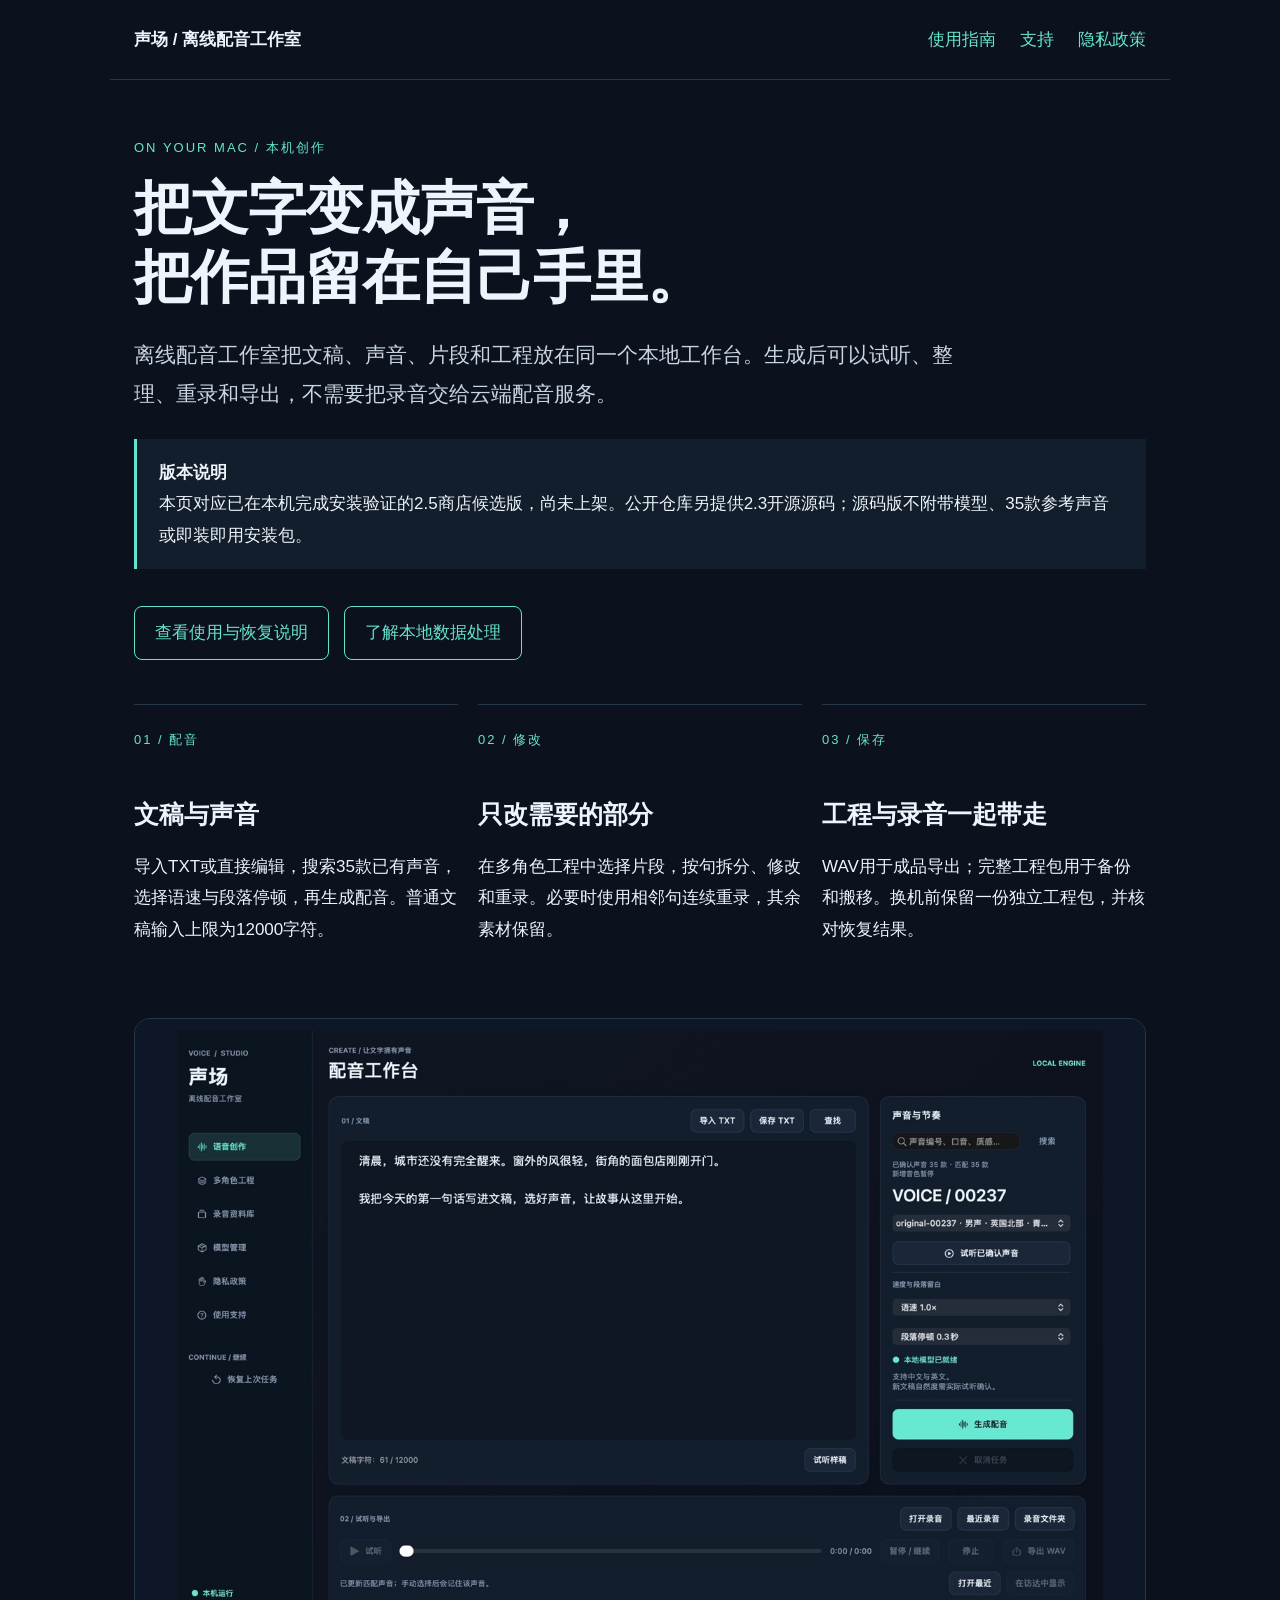
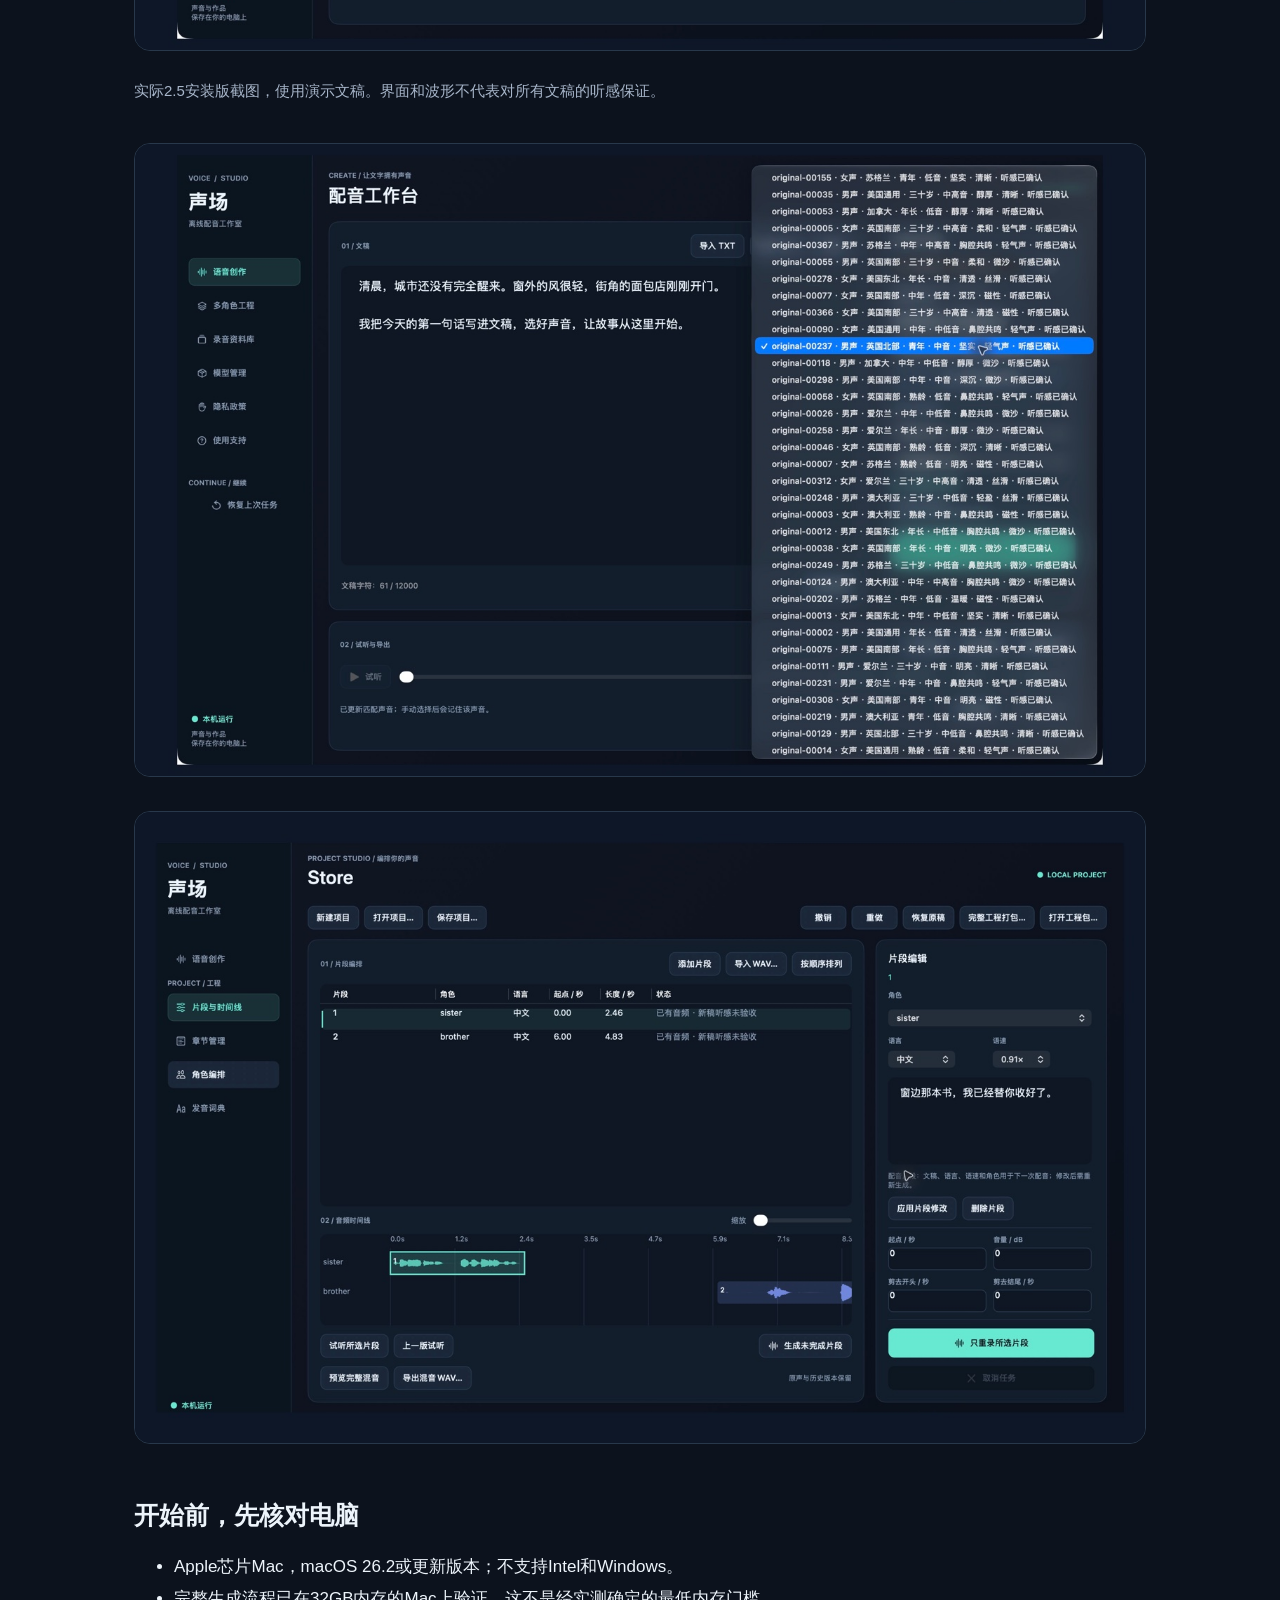
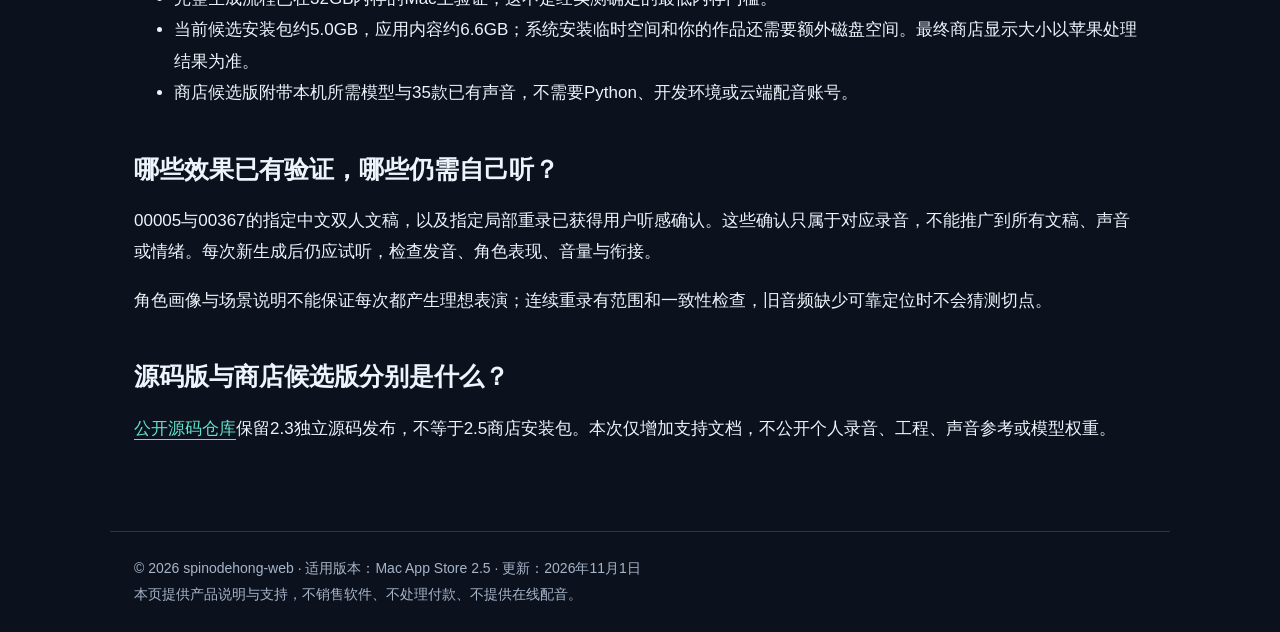
<file: docs/index.html>
<!doctype html>
<html lang="zh-CN"><head><meta charset="utf-8"><meta name="viewport" content="width=device-width,initial-scale=1"><meta name="description" content="本机配音、中文对白和局部重录的使用说明。"><meta name="color-scheme" content="dark"><title>使用指南 · 离线配音工作室</title><link rel="stylesheet" href="style.css"></head><body>
<header><a class="brand" href="index.html">声场 / 离线配音工作室</a><nav aria-label="主导航"><a href="index.html">使用指南</a><a href="support.html">支持</a><a href="privacy.html">隐私政策</a></nav></header>
<main>
<div class="eyebrow">ON YOUR MAC / 本机创作</div><h1>把文字变成声音，<br>把作品留在自己手里。</h1><p class="lead">离线配音工作室把文稿、声音、片段和工程放在同一个本地工作台。生成后可以试听、整理、重录和导出，不需要把录音交给云端配音服务。</p>
<div class="notice"><strong>版本说明</strong><br>本页对应已在本机完成安装验证的2.5商店候选版，尚未上架。公开仓库另提供2.3开源源码；源码版不附带模型、35款参考声音或即装即用安装包。</div>
<a class="button" href="support.html">查看使用与恢复说明</a><a class="button" href="privacy.html">了解本地数据处理</a>
<div class="steps"><article><span class="num">01 / 配音</span><h2>文稿与声音</h2><p>导入TXT或直接编辑，搜索35款已有声音，选择语速与段落停顿，再生成配音。普通文稿输入上限为12000字符。</p></article><article><span class="num">02 / 修改</span><h2>只改需要的部分</h2><p>在多角色工程中选择片段，按句拆分、修改和重录。必要时使用相邻句连续重录，其余素材保留。</p></article><article><span class="num">03 / 保存</span><h2>工程与录音一起带走</h2><p>WAV用于成品导出；完整工程包用于备份和搬移。换机前保留一份独立工程包，并核对恢复结果。</p></article></div>
<img class="shot" src="images/01-studio.jpg" alt="2.5实际语音创作界面，包含文稿、声音选择、语速、停顿和WAV导出"><p class="note">实际2.5安装版截图，使用演示文稿。界面和波形不代表对所有文稿的听感保证。</p>
<img class="shot" src="images/02-voices.jpg" alt="实际35款声音选择菜单"><img class="shot" src="images/03-project.jpg" alt="实际多角色演示工程中的片段、波形时间线与局部重录"><h2>开始前，先核对电脑</h2><ul><li>Apple芯片Mac，macOS 26.2或更新版本；不支持Intel和Windows。</li><li>完整生成流程已在32GB内存的Mac上验证，这不是经实测确定的最低内存门槛。</li><li>当前候选安装包约5.0GB，应用内容约6.6GB；系统安装临时空间和你的作品还需要额外磁盘空间。最终商店显示大小以苹果处理结果为准。</li><li>商店候选版附带本机所需模型与35款已有声音，不需要Python、开发环境或云端配音账号。</li></ul>
<h2>哪些效果已有验证，哪些仍需自己听？</h2><p>00005与00367的指定中文双人文稿，以及指定局部重录已获得用户听感确认。这些确认只属于对应录音，不能推广到所有文稿、声音或情绪。每次新生成后仍应试听，检查发音、角色表现、音量与衔接。</p><p>角色画像与场景说明不能保证每次都产生理想表演；连续重录有范围和一致性检查，旧音频缺少可靠定位时不会猜测切点。</p>
<h2>源码版与商店候选版分别是什么？</h2><p><a href="https://github.com/spinodehong-web/offline-voice-studio-open-source">公开源码仓库</a>保留2.3独立源码发布，不等于2.5商店安装包。本次仅增加支持文档，不公开个人录音、工程、声音参考或模型权重。</p></main><footer>© 2026 spinodehong-web · 适用版本：Mac App Store 2.5 · 更新：2026年11月1日<br>本页提供产品说明与支持，不销售软件、不处理付款、不提供在线配音。</footer></body></html>
</file>
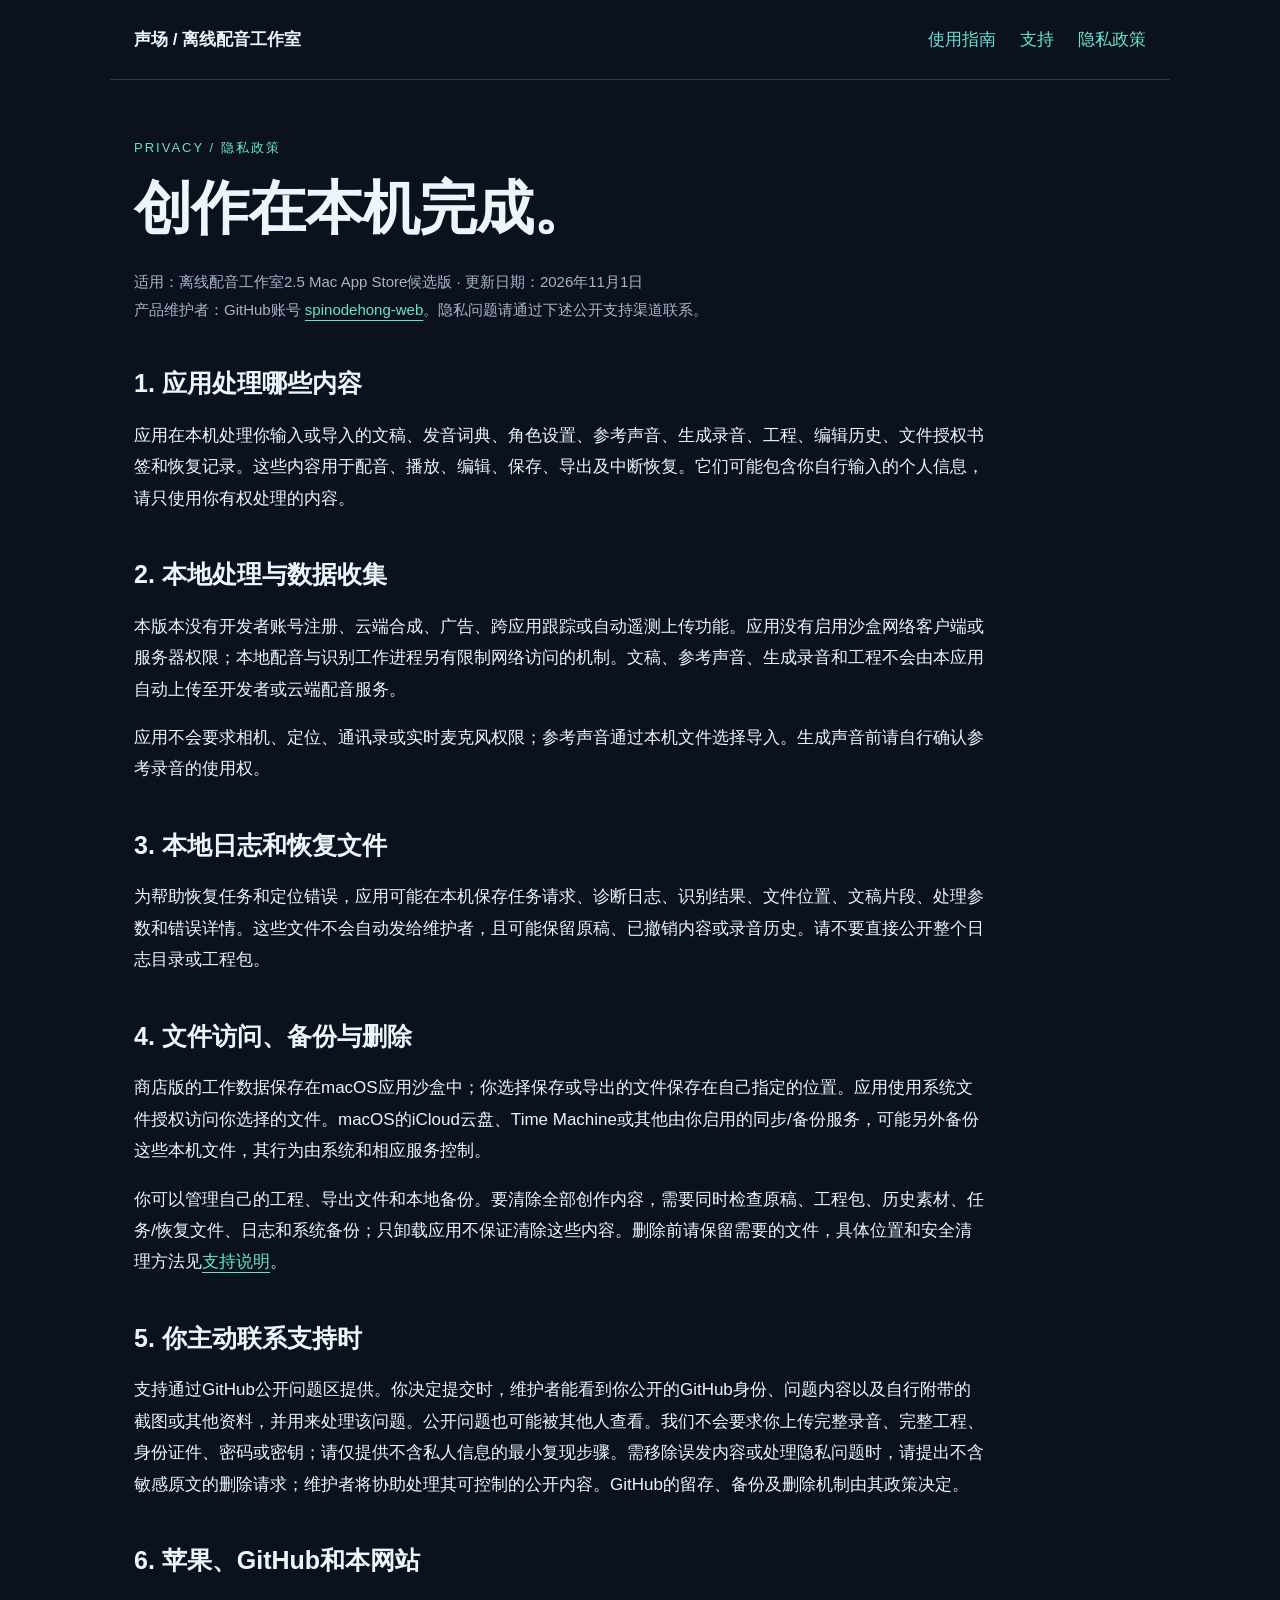
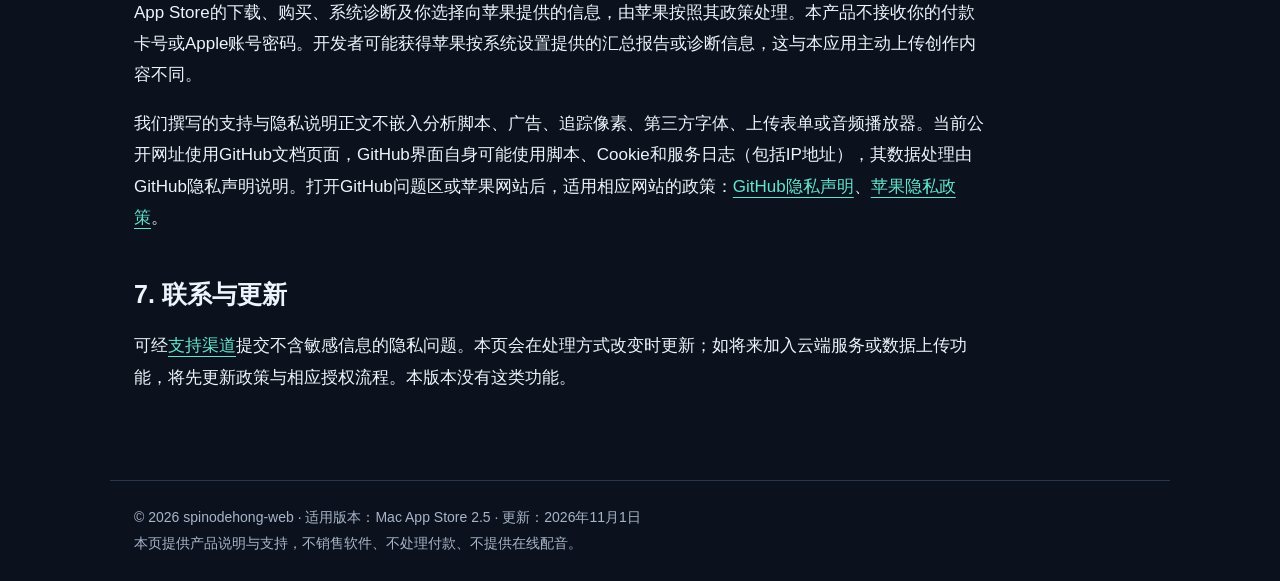
<file: docs/privacy.html>
<!doctype html>
<html lang="zh-CN"><head><meta charset="utf-8"><meta name="viewport" content="width=device-width,initial-scale=1"><meta name="description" content="离线配音工作室2.5的本地数据、诊断、支持和第三方服务说明。"><meta name="color-scheme" content="dark"><title>隐私政策 · 离线配音工作室</title><link rel="stylesheet" href="style.css"></head><body>
<header><a class="brand" href="index.html">声场 / 离线配音工作室</a><nav aria-label="主导航"><a href="index.html">使用指南</a><a href="support.html">支持</a><a href="privacy.html">隐私政策</a></nav></header>
<main>
<div class="policy"><div class="eyebrow">PRIVACY / 隐私政策</div><h1>创作在本机完成。</h1><p class="note">适用：离线配音工作室2.5 Mac App Store候选版 · 更新日期：2026年11月1日<br>产品维护者：GitHub账号 <a href="https://github.com/spinodehong-web">spinodehong-web</a>。隐私问题请通过下述公开支持渠道联系。</p>
<h2>1. 应用处理哪些内容</h2><p>应用在本机处理你输入或导入的文稿、发音词典、角色设置、参考声音、生成录音、工程、编辑历史、文件授权书签和恢复记录。这些内容用于配音、播放、编辑、保存、导出及中断恢复。它们可能包含你自行输入的个人信息，请只使用你有权处理的内容。</p>
<h2>2. 本地处理与数据收集</h2><p>本版本没有开发者账号注册、云端合成、广告、跨应用跟踪或自动遥测上传功能。应用没有启用沙盒网络客户端或服务器权限；本地配音与识别工作进程另有限制网络访问的机制。文稿、参考声音、生成录音和工程不会由本应用自动上传至开发者或云端配音服务。</p><p>应用不会要求相机、定位、通讯录或实时麦克风权限；参考声音通过本机文件选择导入。生成声音前请自行确认参考录音的使用权。</p>
<h2>3. 本地日志和恢复文件</h2><p>为帮助恢复任务和定位错误，应用可能在本机保存任务请求、诊断日志、识别结果、文件位置、文稿片段、处理参数和错误详情。这些文件不会自动发给维护者，且可能保留原稿、已撤销内容或录音历史。请不要直接公开整个日志目录或工程包。</p>
<h2>4. 文件访问、备份与删除</h2><p>商店版的工作数据保存在macOS应用沙盒中；你选择保存或导出的文件保存在自己指定的位置。应用使用系统文件授权访问你选择的文件。macOS的iCloud云盘、Time Machine或其他由你启用的同步/备份服务，可能另外备份这些本机文件，其行为由系统和相应服务控制。</p><p>你可以管理自己的工程、导出文件和本地备份。要清除全部创作内容，需要同时检查原稿、工程包、历史素材、任务/恢复文件、日志和系统备份；只卸载应用不保证清除这些内容。删除前请保留需要的文件，具体位置和安全清理方法见<a href="support.html#data">支持说明</a>。</p>
<h2>5. 你主动联系支持时</h2><p>支持通过GitHub公开问题区提供。你决定提交时，维护者能看到你公开的GitHub身份、问题内容以及自行附带的截图或其他资料，并用来处理该问题。公开问题也可能被其他人查看。我们不会要求你上传完整录音、完整工程、身份证件、密码或密钥；请仅提供不含私人信息的最小复现步骤。需移除误发内容或处理隐私问题时，请提出不含敏感原文的删除请求；维护者将协助处理其可控制的公开内容。GitHub的留存、备份及删除机制由其政策决定。</p>
<h2>6. 苹果、GitHub和本网站</h2><p>App Store的下载、购买、系统诊断及你选择向苹果提供的信息，由苹果按照其政策处理。本产品不接收你的付款卡号或Apple账号密码。开发者可能获得苹果按系统设置提供的汇总报告或诊断信息，这与本应用主动上传创作内容不同。</p><p>我们撰写的支持与隐私说明正文不嵌入分析脚本、广告、追踪像素、第三方字体、上传表单或音频播放器。当前公开网址使用GitHub文档页面，GitHub界面自身可能使用脚本、Cookie和服务日志（包括IP地址），其数据处理由GitHub隐私声明说明。打开GitHub问题区或苹果网站后，适用相应网站的政策：<a href="https://docs.github.com/en/site-policy/privacy-policies/github-general-privacy-statement">GitHub隐私声明</a>、<a href="https://www.apple.com/legal/privacy/">苹果隐私政策</a>。</p>
<h2>7. 联系与更新</h2><p>可经<a href="support.html#contact">支持渠道</a>提交不含敏感信息的隐私问题。本页会在处理方式改变时更新；如将来加入云端服务或数据上传功能，将先更新政策与相应授权流程。本版本没有这类功能。</p></div></main><footer>© 2026 spinodehong-web · 适用版本：Mac App Store 2.5 · 更新：2026年11月1日<br>本页提供产品说明与支持，不销售软件、不处理付款、不提供在线配音。</footer></body></html>
</file>
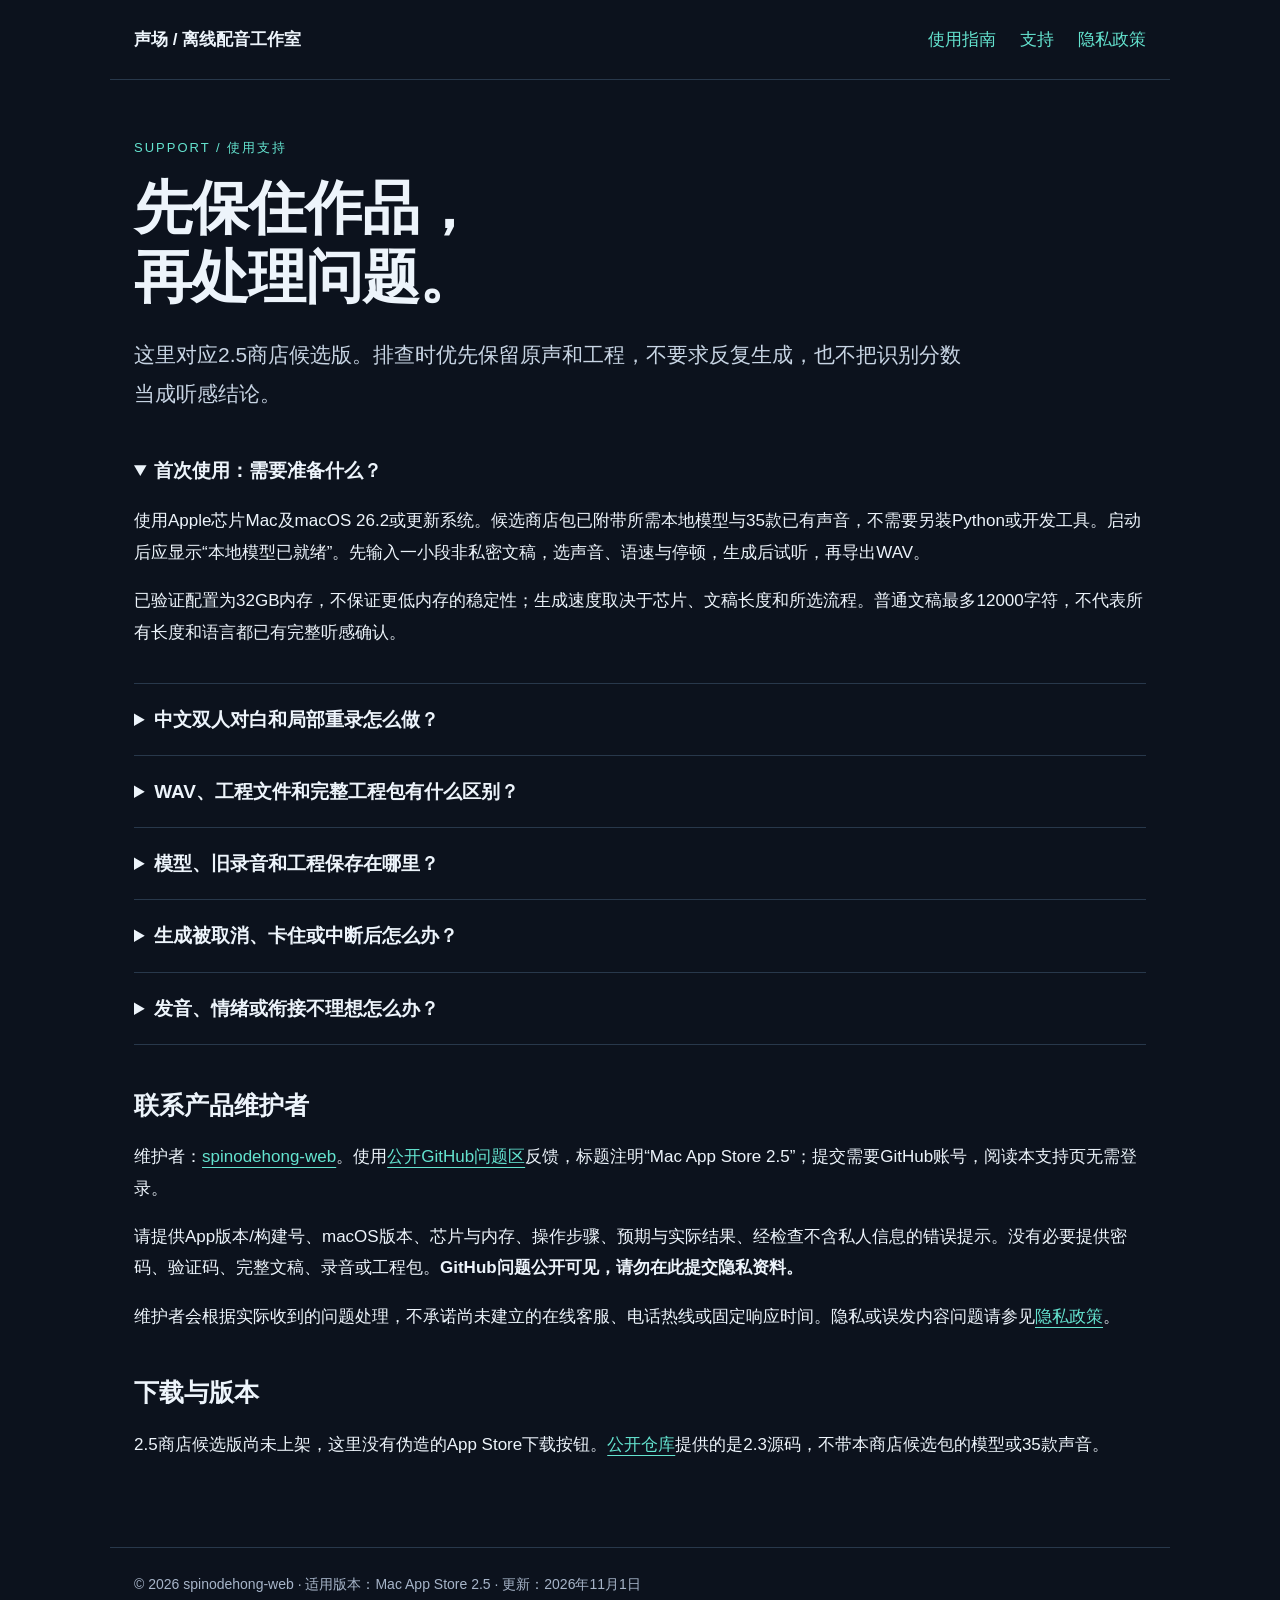
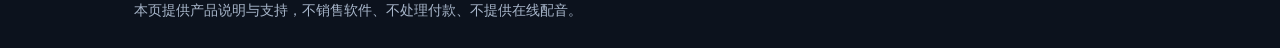
<file: docs/support.html>
<!doctype html>
<html lang="zh-CN"><head><meta charset="utf-8"><meta name="viewport" content="width=device-width,initial-scale=1"><meta name="description" content="首次使用、局部重录、保存、旧录音、工程恢复及问题反馈。"><meta name="color-scheme" content="dark"><title>使用支持 · 离线配音工作室</title><link rel="stylesheet" href="style.css"></head><body>
<header><a class="brand" href="index.html">声场 / 离线配音工作室</a><nav aria-label="主导航"><a href="index.html">使用指南</a><a href="support.html">支持</a><a href="privacy.html">隐私政策</a></nav></header>
<main>
<div class="eyebrow">SUPPORT / 使用支持</div><h1>先保住作品，<br>再处理问题。</h1><p class="lead">这里对应2.5商店候选版。排查时优先保留原声和工程，不要求反复生成，也不把识别分数当成听感结论。</p>
<details open><summary>首次使用：需要准备什么？</summary><p>使用Apple芯片Mac及macOS 26.2或更新系统。候选商店包已附带所需本地模型与35款已有声音，不需要另装Python或开发工具。启动后应显示“本地模型已就绪”。先输入一小段非私密文稿，选声音、语速与停顿，生成后试听，再导出WAV。</p><p>已验证配置为32GB内存，不保证更低内存的稳定性；生成速度取决于芯片、文稿长度和所选流程。普通文稿最多12000字符，不代表所有长度和语言都已有完整听感确认。</p></details>
<details><summary>中文双人对白和局部重录怎么做？</summary><p>在“多角色工程”中建立工程，为角色分配声音，把对白拆为按顺序排列的片段。已验证的中文专用流程使用00005与00367；不要假定所有声音都有相同中文表现。完成后先听整场，再修改个别句。</p><p>选择片段后可按句拆分、修改目标句并局部重录。若语气衔接不自然，可在程序允许的条件下连同相邻句连续重录，范围之外的录音保留。连续重录有最多600字符及同声音、语言、速度、音量、章节、音频完整性等限制；程序拒绝不安全切分时，不要绕过检查。</p><p>技术检查通过不等于自然度已通过。新句仍应核对声音身份、词语和前后衔接。</p></details>
<details><summary>WAV、工程文件和完整工程包有什么区别？</summary><p>WAV是音频成品，不能单独恢复所有编辑过程。普通工程文件保存编排与素材引用；完整工程包用于携带工程和对应素材。换机和大改之前请导出完整工程包，保存第二份，再在新位置核对恢复结果。不要只复制一个工程JSON就删除原素材。</p></details>
<details id="data"><summary>模型、旧录音和工程保存在哪里？</summary><p>商店版使用独立的macOS沙盒数据目录。可在“录音文件夹”或导出后的“在访达中显示”定位相关文件；保存对话框由你选择导出位置。</p><p>商店沙盒中的数据通常位于：<br><code>~/Library/Containers/com.spinode.offline-voice-studio/Data/Library/Application Support/Offline Voice Studio/</code></p><p>此前桌面版原数据保留在：<br><code>~/Library/Application Support/Offline Voice Studio/</code></p><p>商店版没有自动整体搬入所有旧数据，因此“最近录音”不一定显示旧目录里的全部文件。可用“打开录音”选择原WAV；工程优先通过完整工程包恢复。系统要求文件访问权限时，请自行确认目标文件。不要删除或移动旧数据根目录来强制迁移。</p><p>需要彻底清理时，先正常退出并备份工程和原声，逐项核对录音、工程素材、历史/恢复记录、日志及其他位置的导出文件。卸载App本身不等于删除全部作品。</p></details>
<details><summary>生成被取消、卡住或中断后怎么办？</summary><p>先使用“取消任务”，等待取消完成，不要同时启动第二个生成任务。正常退出后重启，可检查“恢复上次任务”及工程实际状态。保留已保存录音与恢复文件，不把进度条走完等同于工程已成功保存。出现错误时记下提示和复现步骤，再联系支持。</p></details>
<details><summary>发音、情绪或衔接不理想怎么办？</summary><p>只修明确问题：先检查原稿、发音词典、角色选择和目标句，再尝试局部重录或相邻句连续重录。旧ASR差异并不自动说明真实错读。不要因为自动检查通过就认为声音自然，也不要为追求某种声线反复生成大量候选。</p><p>没有对所有35款声音、所有中文长文或所有场景作普遍效果保证；每份新稿需自行检查。</p></details>
<h2 id="contact">联系产品维护者</h2><p>维护者：<a href="https://github.com/spinodehong-web">spinodehong-web</a>。使用<a href="https://github.com/spinodehong-web/offline-voice-studio-open-source/issues/new?title=%5BMac%20App%20Store%202.5%5D%20">公开GitHub问题区</a>反馈，标题注明“Mac App Store 2.5”；提交需要GitHub账号，阅读本支持页无需登录。</p><p>请提供App版本/构建号、macOS版本、芯片与内存、操作步骤、预期与实际结果、经检查不含私人信息的错误提示。没有必要提供密码、验证码、完整文稿、录音或工程包。<strong>GitHub问题公开可见，请勿在此提交隐私资料。</strong></p><p>维护者会根据实际收到的问题处理，不承诺尚未建立的在线客服、电话热线或固定响应时间。隐私或误发内容问题请参见<a href="privacy.html">隐私政策</a>。</p>
<h2>下载与版本</h2><p>2.5商店候选版尚未上架，这里没有伪造的App Store下载按钮。<a href="https://github.com/spinodehong-web/offline-voice-studio-open-source">公开仓库</a>提供的是2.3源码，不带本商店候选包的模型或35款声音。</p></main><footer>© 2026 spinodehong-web · 适用版本：Mac App Store 2.5 · 更新：2026年11月1日<br>本页提供产品说明与支持，不销售软件、不处理付款、不提供在线配音。</footer></body></html>
</file>
<file: docs/style.css>
:root{color-scheme:dark;--bg:#0c121d;--panel:#121e2b;--ink:#edf4fb;--muted:#a7b5c9;--mint:#64e3cf;--line:#28384b}
*{box-sizing:border-box}body{margin:0;background:var(--bg);color:var(--ink);font:17px/1.85 -apple-system,BlinkMacSystemFont,"PingFang SC",sans-serif}a{color:var(--mint);text-underline-offset:5px}a:hover{color:#fff}a:focus-visible,summary:focus-visible{outline:3px solid var(--mint);outline-offset:5px}header,main,footer{max-width:1060px;margin:auto;padding:24px}header{display:flex;justify-content:space-between;align-items:center;border-bottom:1px solid var(--line);gap:20px}nav{display:flex;gap:24px;flex-wrap:wrap}nav a{text-decoration:none}.brand{font-weight:750;color:var(--ink);text-decoration:none}main{padding-top:56px;padding-bottom:70px}h1{font-size:clamp(32px,5vw,58px);line-height:1.18;letter-spacing:-1px;margin:14px 0 25px}h2{font-size:25px;margin:42px 0 16px;line-height:1.5}h3{font-size:20px}.eyebrow{font-size:13px;letter-spacing:2px;color:var(--mint);text-transform:uppercase}.lead{font-size:21px;max-width:830px;color:#c8d5e4}.note{color:var(--muted);font-size:15px}.notice{padding:18px 22px;border-left:3px solid var(--mint);background:var(--panel);margin:25px 0}.steps{display:grid;grid-template-columns:repeat(3,1fr);gap:20px;margin:32px 0}.steps article{border-top:1px solid var(--line);padding-top:18px}.num{color:var(--mint);font-size:13px;letter-spacing:2px}.shot{width:100%;height:auto;border:1px solid var(--line);border-radius:16px;background:var(--panel);margin-top:24px}.policy{max-width:850px}.policy li{margin:9px 0}details{border-bottom:1px solid var(--line);padding:18px 0}summary{font-size:19px;cursor:pointer;font-weight:600}footer{border-top:1px solid var(--line);color:var(--muted);font-size:14px}code{overflow-wrap:anywhere;background:#182638;padding:2px 5px;border-radius:4px}table{width:100%;border-collapse:collapse;margin-top:20px}th,td{text-align:left;vertical-align:top;border-bottom:1px solid var(--line);padding:14px 12px}th{color:var(--mint)}.button{display:inline-block;border:1px solid var(--mint);border-radius:8px;padding:10px 20px;margin:12px 15px 12px 0;text-decoration:none}@media(max-width:680px){header{align-items:flex-start;flex-direction:column}main{padding-top:32px}.steps{grid-template-columns:1fr}nav{gap:20px}body{font-size:16px}th,td{padding:10px 6px}}
</file>
